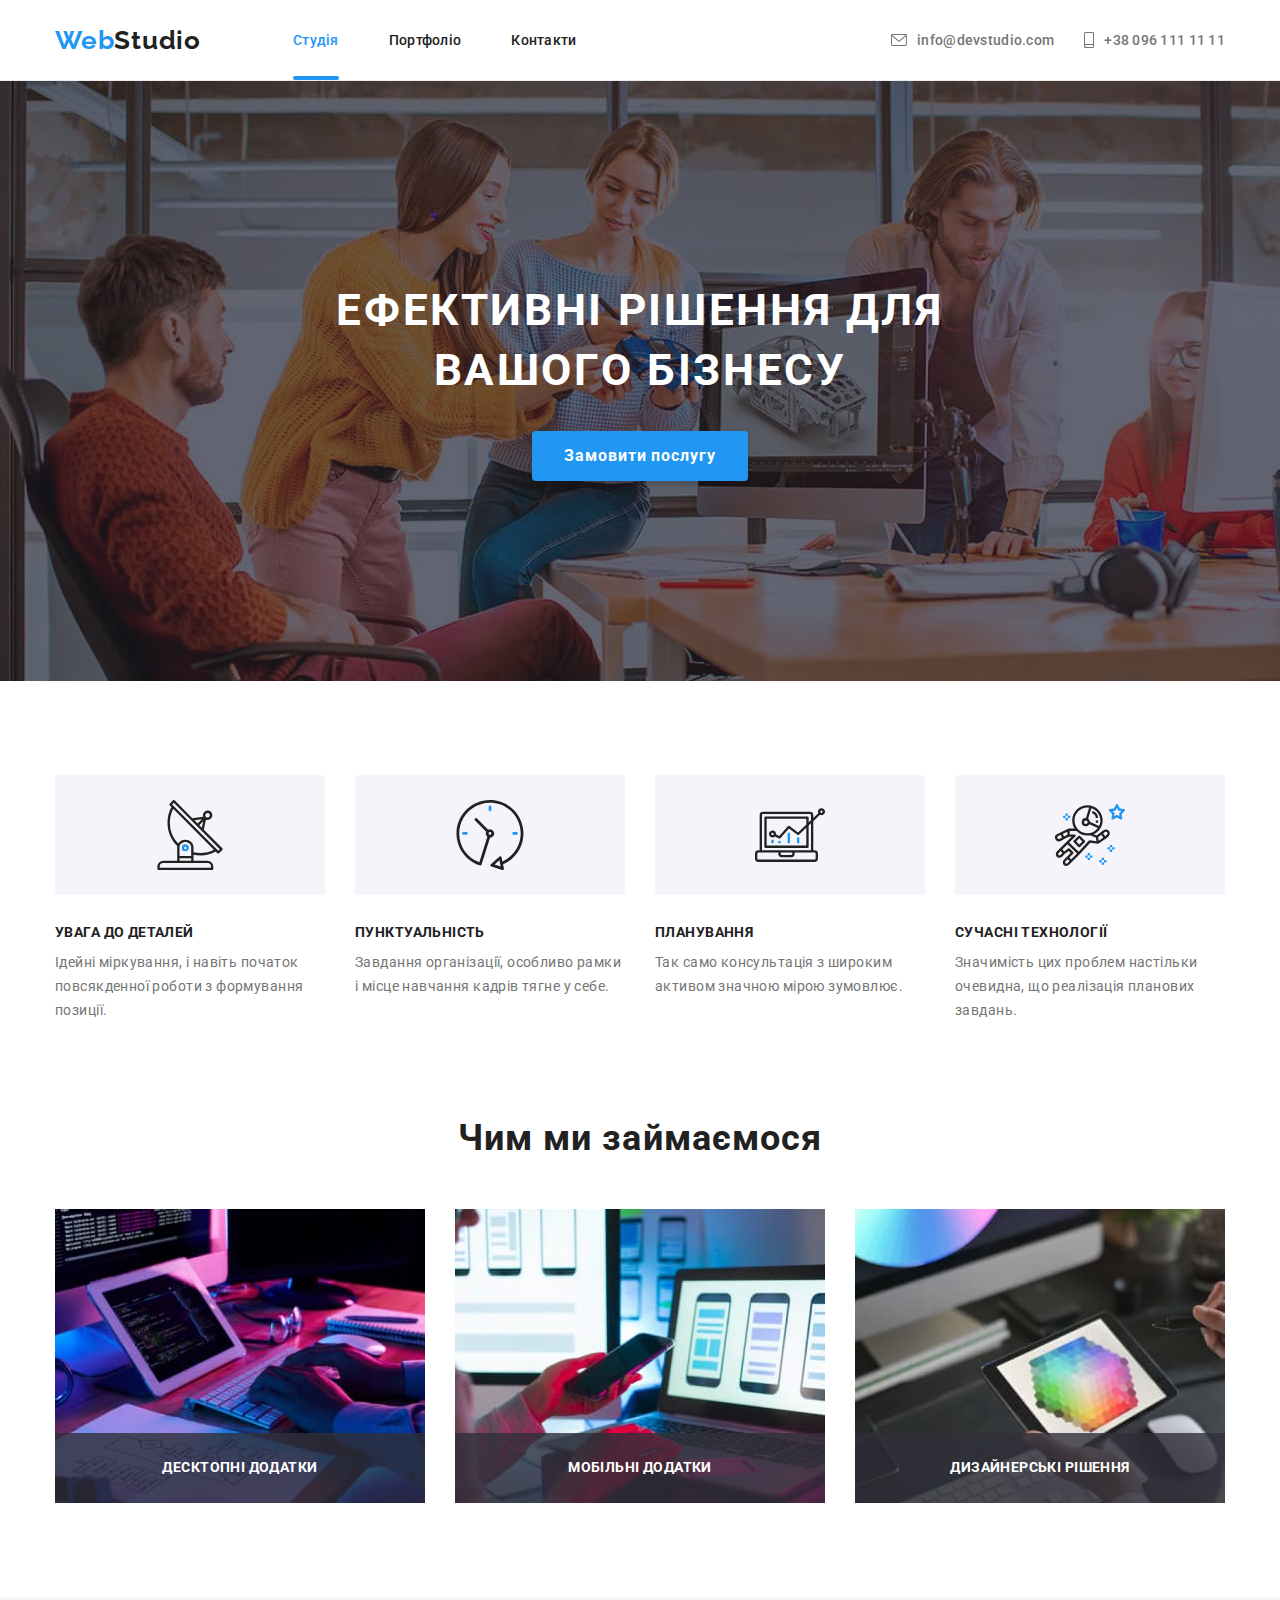
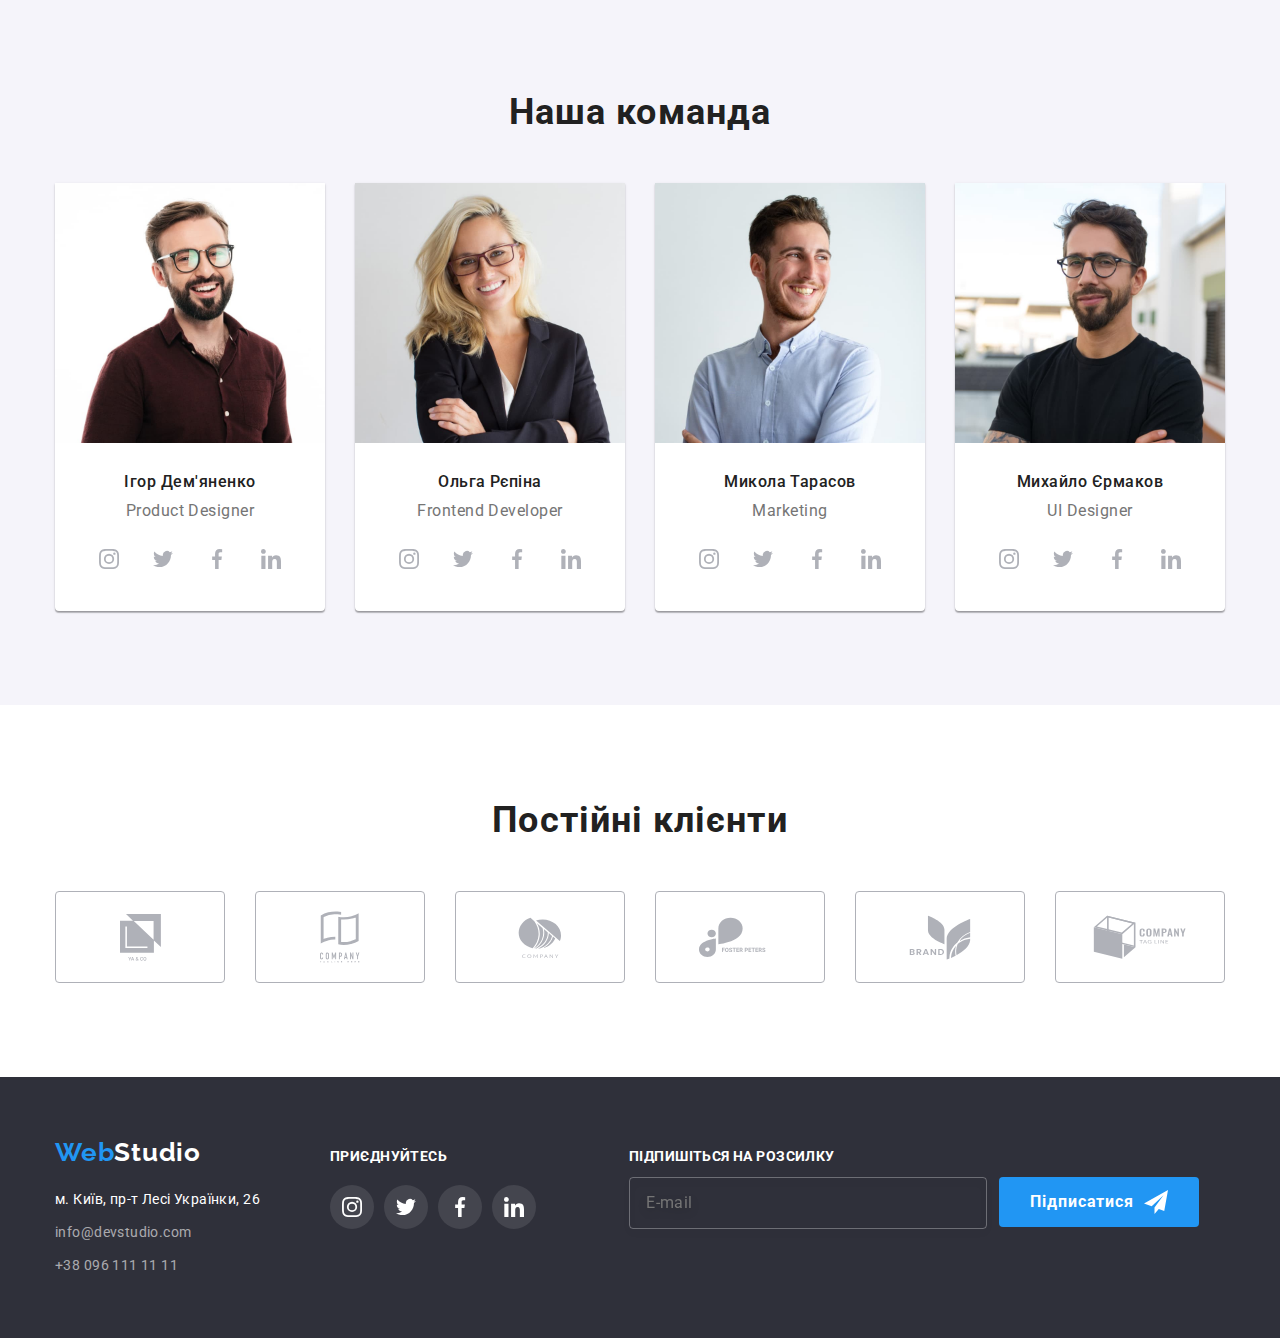
<file: index.html>
<!DOCTYPE html>
<html lang="uk">
  <head>
    <meta charset="UTF-8" />
    <meta http-equiv="X-UA-Compatible" content="IE=edge" />
    <meta name="viewport" content="width=device-width, initial-scale=1.0" />
    <title>Студія</title>
    <link rel="preconnect" href="https://fonts.googleapis.com" />
    <link rel="preconnect" href="https://fonts.gstatic.com" crossorigin />
    <link
      href="https://fonts.googleapis.com/css2?family=Raleway:wght@700&family=Roboto:wght@400;500;700;900&display=swap"
      rel="stylesheet"
    />
    <link
      rel="stylesheet"
      href="https://cdnjs.cloudflare.com/ajax/libs/modern-normalize/1.1.0/modern-normalize.min.css"
    />

    <link rel="stylesheet" href="./css/main.min.css" />
  </head>

  <body>
    <!-- Site navigation -->
    <header class="header">
      <div class="container header__container">
        <nav class="header__nav">
          <a href="./index.html" class="logo">Web<span class="logo__black">Studio</span></a>
          <ul class="site-nav">
            <li class="item"><a class="link current" href="./index.html">Студія</a></li>
            <li class="item"><a class="link" href="./portfolio.html">Портфоліо</a></li>
            <li class="item"><a class="link" href="#">Контакти</a></li>
          </ul>
        </nav>
        <!-- Authorization -->
        <ul class="auth-nav">
          <li class="item">
            <a class="link" href="mailto:info@devstudio.com">
              <svg class="icon-envelope">
                <use href="./images/icons.svg#icon-envelope"></use>
              </svg>
              info@devstudio.com</a
            >
          </li>
          <li class="item">
            <a class="link" href="tel:+380961111111">
              <svg class="icon-smartphone">
                <use href="./images/icons.svg#icon-smartphone"></use>
              </svg>
              +38 096 111 11 11</a
            >
          </li>
        </ul>
      </div>
    </header>
    <main>
      <!-- ГЕРОЙ -->
      <section class="hero">
        <div class="hero__container container">
          <h1 class="hero__title">Ефективні рішення для вашого бізнесу</h1>
          <button class="btn" data-modal-open type="button">Замовити послугу</button>
        </div>
      </section>
      <section class="benefits section">
        <div class="container">
          <h2 hidden>Наші переваги</h2>
          <ul class="benefits__details">
            <li class="benefits__item">
              <div class="benefits__background">
                <svg class="benefits__icon">
                  <use href="./images/icons.svg#icon-antenna"></use>
                </svg>
              </div>
              <h3 class="benefits__title">УВАГА ДО ДЕТАЛЕЙ</h3>
              <p class="benefits__paragraph">
                Ідейні міркування, і навіть початок повсякденної роботи з формування позиції.
              </p>
            </li>
            <li class="benefits__item">
              <div class="benefits__background">
                <svg class="benefits__icon">
                  <use href="./images/icons.svg#icon-clock"></use>
                </svg>
              </div>
              <h3 class="benefits__title">ПУНКТУАЛЬНІСТЬ</h3>
              <p class="benefits__paragraph">
                Завдання організації, особливо рамки і місце навчання кадрів тягне у себе.
              </p>
            </li>
            <li class="benefits__item">
              <div class="benefits__background">
                <svg class="benefits__icon">
                  <use href="./images/icons.svg#icon-diagram"></use>
                </svg>
              </div>
              <h3 class="benefits__title">ПЛАНУВАННЯ</h3>
              <p class="benefits__paragraph">
                Так само консультація з широким активом значною мірою зумовлює.
              </p>
            </li>
            <li class="benefits__item">
              <div class="benefits__background">
                <svg class="benefits__icon">
                  <use href="./images/icons.svg#icon-astronaut"></use>
                </svg>
              </div>
              <h3 class="benefits__title">СУЧАСНІ ТЕХНОЛОГІЇ</h3>
              <p class="benefits__paragraph">
                Значимість цих проблем настільки очевидна, що реалізація планових завдань.
              </p>
            </li>
          </ul>
        </div>
      </section>
      <section class="work section no-padding">
        <div class="container">
          <h2 class="work__crew">Чим ми займаємося</h2>
          <ul class="work__images">
            <li class="work__items">
              <img src="images/box1.jpg" alt="руки на ноутбуці" width="370" />
              <div class="work__description">
                <p class="work__desktop">Десктопні додатки</p>
              </div>
            </li>

            <li class="work__items">
              <img src="images/box2.jpg" alt="смартфон на ноутбук" width="370" />
              <div class="work__description">
                <p class="work__desktop">Мобільні додатки</p>
              </div>
            </li>
            <li class="work__items">
              <img src="images/box3.jpg" alt="руки та планшет" width="370" />
              <div class="work__description">
                <p class="work__desktop">Дизайнерські рішення</p>
              </div>
            </li>
          </ul>
        </div>
      </section>
      <section class="team section">
        <div class="container">
          <h2 class="team__crew">Наша команда</h2>
          <ul class="team__members">
            <li class="team__person">
              <img src="images/img4.jpg" alt="Ігор Дем'яненко" width="270" />
              <div class="team__person--padding">
                <h3 class="team__name">Ігор Дем'яненко</h3>
                <p class="team__rank">Product Designer</p>
                <ul class="team__social-links">
                  <li class="team__social-item">
                    <a
                      class="team__social-link"
                      href=""
                      rel="noopener noreferrer nofollow"
                      target="_blank"
                      aria-label="Посилання на Instagram"
                    >
                      <svg class="team__social-icon">
                        <use href="./images/icons.svg#icon-instagram"></use>
                      </svg>
                    </a>
                  </li>
                  <li class="team__social-item">
                    <a
                      class="team__social-link"
                      href=""
                      rel="noopener noreferrer nofollow"
                      target="_blank"
                      aria-label="Посилання на Twitter"
                    >
                      <svg class="team__social-icon">
                        <use href="./images/icons.svg#icon-twitter"></use>
                      </svg>
                    </a>
                  </li>
                  <li class="team__social-item">
                    <a
                      class="team__social-link"
                      href=""
                      rel="noopener noreferrer nofollow"
                      target="_blank"
                      aria-label="Посилання на Facebook"
                    >
                      <svg class="team__social-icon">
                        <use href="./images/icons.svg#icon-facebook"></use>
                      </svg>
                    </a>
                  </li>
                  <li class="team__social-item">
                    <a
                      class="team__social-link"
                      href=""
                      rel="noopener noreferrer nofollow"
                      target="_blank"
                      aria-label="Посилання на Linkedin"
                    >
                      <svg class="team__social-icon">
                        <use href="./images/icons.svg#icon-linkedin"></use>
                      </svg>
                    </a>
                  </li>
                </ul>
              </div>
            </li>
            <li class="team__person">
              <img src="images/img1.jpg" alt="Ольга Рєпіна" width="270" />
              <div class="team__person--padding">
                <h3 class="team__name">Ольга Рєпіна</h3>
                <p class="team__rank">Frontend Developer</p>
                <ul class="team__social-links">
                  <li class="team__social-item">
                    <a
                      class="team__social-link"
                      href=""
                      rel="noopener noreferrer nofollow"
                      target="_blank"
                      aria-label="Посилання на Instagram"
                    >
                      <svg class="team__social-icon">
                        <use href="./images/icons.svg#icon-instagram"></use>
                      </svg>
                    </a>
                  </li>
                  <li class="team__social-item">
                    <a
                      class="team__social-link"
                      href=""
                      rel="noopener noreferrer nofollow"
                      target="_blank"
                      aria-label="Посилання на Twitter"
                    >
                      <svg class="team__social-icon">
                        <use href="./images/icons.svg#icon-twitter"></use>
                      </svg>
                    </a>
                  </li>
                  <li class="team__social-item">
                    <a
                      class="team__social-link"
                      href=""
                      rel="noopener noreferrer nofollow"
                      target="_blank"
                      aria-label="Посилання на Tacebook"
                    >
                      <svg class="team__social-icon">
                        <use href="./images/icons.svg#icon-facebook"></use>
                      </svg>
                    </a>
                  </li>
                  <li class="team__social-item">
                    <a
                      class="team__social-link"
                      href=""
                      rel="noopener noreferrer nofollow"
                      target="_blank"
                      aria-label="Посилання на Linkedin"
                    >
                      <svg class="team__social-icon">
                        <use href="./images/icons.svg#icon-linkedin"></use>
                      </svg>
                    </a>
                  </li>
                </ul>
              </div>
            </li>
            <li class="team__person">
              <img src="images/img2.jpg" alt="Микола Тарасов" width="270" />
              <div class="team__person--padding">
                <h3 class="team__name">Микола Тарасов</h3>
                <p class="team__rank">Marketing</p>
                <ul class="team__social-links">
                  <li class="team__social-item">
                    <a
                      class="team__social-link"
                      href=""
                      rel="noopener noreferrer nofollow"
                      target="_blank"
                      aria-label="Посилання на Instagram"
                    >
                      <svg class="team__social-icon">
                        <use href="./images/icons.svg#icon-instagram"></use>
                      </svg>
                    </a>
                  </li>
                  <li class="team__social-item">
                    <a
                      class="team__social-link"
                      href=""
                      rel="noopener noreferrer nofollow"
                      target="_blank"
                      aria-label="Посилання на Twitter"
                    >
                      <svg class="team__social-icon">
                        <use href="./images/icons.svg#icon-twitter"></use>
                      </svg>
                    </a>
                  </li>
                  <li class="team__social-item">
                    <a
                      class="team__social-link"
                      href=""
                      rel="noopener noreferrer nofollow"
                      target="_blank"
                      aria-label="Посилання на Facebook"
                    >
                      <svg class="team__social-icon">
                        <use href="./images/icons.svg#icon-facebook"></use>
                      </svg>
                    </a>
                  </li>
                  <li class="team__social-item">
                    <a
                      class="team__social-link"
                      href=""
                      rel="noopener noreferrer nofollow"
                      target="_blank"
                      aria-label="Посилання на Linkedin"
                    >
                      <svg class="team__social-icon">
                        <use href="./images/icons.svg#icon-linkedin"></use>
                      </svg>
                    </a>
                  </li>
                </ul>
              </div>
            </li>
            <li class="team__person">
              <img src="images/img3.jpg" alt="Михайло Єрмаков" width="270" />
              <div class="team__person--padding">
                <h3 class="team__name">Михайло Єрмаков</h3>
                <p class="team__rank">UI Designer</p>
                <ul class="team__social-links">
                  <li class="team__social-item">
                    <a
                      class="team__social-link"
                      href=""
                      rel="noopener noreferrer nofollow"
                      target="_blank"
                      aria-label="Посилання на Instagram"
                    >
                      <svg class="team__social-icon">
                        <use href="./images/icons.svg#icon-instagram"></use>
                      </svg>
                    </a>
                  </li>
                  <li class="team__social-item">
                    <a
                      class="team__social-link"
                      href=""
                      rel="noopener noreferrer nofollow"
                      target="_blank"
                      aria-label="Посилання на Twitter"
                    >
                      <svg class="team__social-icon">
                        <use href="./images/icons.svg#icon-twitter"></use>
                      </svg>
                    </a>
                  </li>
                  <li class="team__social-item">
                    <a
                      class="team__social-link"
                      href=""
                      rel="noopener noreferrer nofollow"
                      target="_blank"
                      aria-label="Посилання на Facebook"
                    >
                      <svg class="team__social-icon">
                        <use href="./images/icons.svg#icon-facebook"></use>
                      </svg>
                    </a>
                  </li>
                  <li class="team__social-item">
                    <a
                      class="team__social-link"
                      href=""
                      rel="noopener noreferrer nofollow"
                      target="_blank"
                      aria-label="Посилання на Linkedin"
                    >
                      <svg class="team__social-icon">
                        <use href="./images/icons.svg#icon-linkedin"></use>
                      </svg>
                    </a>
                  </li>
                </ul>
              </div>
            </li>
          </ul>
        </div>
      </section>
      <section class="partners section">
        <div class="container">
          <h2 class="partners__title">Постійні клієнти</h2>
          <ul class="partners__list">
            <li>
              <a
                href=""
                class="partners__link"
                rel="noopener noreferrer nofollow"
                target="_blank"
                aria-label="Посилання на Компанія-1"
              >
                <svg class="partners__icon" width="41" height="47">
                  <use href="./images/icons.svg#icon-group1"></use>
                </svg>
              </a>
            </li>
            <li>
              <a
                href=""
                class="partners__link"
                rel="noopener noreferrer nofollow"
                target="_blank"
                aria-label="Посилання на Компанія-2"
              >
                <svg class="partners__icon" width="40" height="52">
                  <use href="./images/icons.svg#icon-group2"></use>
                </svg>
              </a>
            </li>
            <li>
              <a
                href=""
                class="partners__link"
                rel="noopener noreferrer nofollow"
                target="_blank"
                aria-label="Посилання на Компанія-3"
              >
                <svg class="partners__icon" width="43.5" height="41.2">
                  <use href="./images/icons.svg#icon-group3"></use>
                </svg>
              </a>
            </li>
            <li>
              <a
                href=""
                class="partners__link"
                rel="noopener noreferrer nofollow"
                target="_blank"
                aria-label="Посилання на Компанія-4"
              >
                <svg class="partners__icon" width="84.4" height="40.6">
                  <use href="./images/icons.svg#icon-group4"></use>
                </svg>
              </a>
            </li>
            <li>
              <a
                href=""
                class="partners__link"
                rel="noopener noreferrer nofollow"
                target="_blank"
                aria-label="Посилання на Компанія-5"
              >
                <svg class="partners__icon" width="62.5" height="45.4">
                  <use href="./images/icons.svg#icon-group5"></use>
                </svg>
              </a>
            </li>
            <li>
              <a
                href=""
                class="partners__link"
                rel="noopener noreferrer nofollow"
                target="_blank"
                aria-label="Посилання на Linkedin"
              >
                <svg class="partners__icon" width="93.8" height="44">
                  <use href="./images/icons.svg#icon-group6"></use>
                </svg>
              </a>
            </li>
          </ul>
        </div>
      </section>
      <!-- MODAL -->
      <div class="backdrop is-hidden" data-modal>
        <div class="modal">
          <button data-modal-close class="close">
            <svg class="icon-close">
              <use href="./images/icons.svg#icon-close"></use>
            </svg>
          </button>
          <form class="registration-modal" name="registration-modal">
            <strong class="modal-title">Залиште свої дані, ми вам передзвонимо</strong>
            <div class="group-modal" role="group">
              <label class="field-modal" for="username"
                ><span class="label-modal">Ім'я</span>
                <input class="input-modal" type="text" id="username" name="username" />
                <svg class="icon-modal" width="18" height="18">
                  <use href="./images/icons.svg#icon-user"></use>
                </svg>
              </label>
              <label class="field-modal">
                <span class="label-modal">Телефон</span>
                <input class="input-modal" type="tel" name="telephone" />
                <svg class="icon-modal" width="18" height="18">
                  <use href="./images/icons.svg#icon-telephone"></use>
                </svg>
              </label>

              <label class="field-modal">
                <span class="label-modal">Пошта</span>
                <input class="input-modal" type="email" name="modal-email" />
                <svg class="icon-modal" width="18" height="18">
                  <use href="./images/icons.svg#icon-email"></use>
                </svg>
              </label>

              <label class="field-modal"
                ><span class="label-modal">Коментар</span>
                <textarea
                  class="comment-modal"
                  name="comment"
                  rows="5"
                  placeholder="Введіть текст"
                ></textarea>
              </label>
            </div>
            <label class="agree-modal">
              <input class="checkbox-modal" type="checkbox" name="checkbox" />
              <svg class="checkbox-icon" width="16" height="15">
                <use class="icon-true-check" href="./images/icons.svg#icon-true-check"></use>
                <use class="icon-no-check" href="./images/icons.svg#icon-no-check"></use>
              </svg>
              <span class="text-agree"
                >Погоджуюся з розсилкою та приймаю
                <a class="text-agree-link" href="">Умови договору</a></span
              >
            </label>
            <button class="modal-btn" type="submit">Відправити</button>
          </form>
        </div>
      </div>
    </main>
    <!--  Footer  -->
    <footer class="footer">
      <div class="container wrapper">
        <div class="address-frapper">
          <a class="logo" href="./index.html">Web<span class="logo__white">Studio</span></a>
          <address class="footer-address">
            <ul class="contacts">
              <!-- Adress -->
              <li class="adress-item">
                <a
                  class="city"
                  href="https://goo.gl/maps/CPtrU1FHBa2aNyZL9"
                  target="_blank"
                  rel="noopener noreferrer nofollow"
                  >м. Київ, пр-т Лесі Українки, 26</a
                >
              </li>
              <!-- Mail -->
              <li class="adress-item">
                <a class="mail" href="mailto:info@devstudio.com">info@devstudio.com</a>
              </li>
              <li class="adress-item">
                <a class="phone" href="tel:+380961111111">+38 096 111 11 11</a>
              </li>
            </ul>
          </address>
        </div>

        <div class="join">
          <h2 class="join-title">Приєднуйтесь</h2>
          <ul class="footer-social-links">
            <li class="social-item">
              <a class="social-link-footer" href="">
                <svg class="social-icon-footer">
                  <use href="./images/icons.svg#icon-instagram"></use>
                </svg>
              </a>
            </li>
            <li class="social-item">
              <a class="social-link-footer" href="">
                <svg class="social-icon-footer">
                  <use href="./images/icons.svg#icon-twitter"></use>
                </svg>
              </a>
            </li>
            <li class="social-item">
              <a class="social-link-footer" href="">
                <svg class="social-icon-footer">
                  <use href="./images/icons.svg#icon-facebook"></use>
                </svg>
              </a>
            </li>
            <li class="social-item">
              <a class="social-link-footer" href="">
                <svg class="social-icon-footer">
                  <use href="./images/icons.svg#icon-linkedin"></use>
                </svg>
              </a>
            </li>
          </ul>
        </div>

        <!-- FORM -->
        <div class="subscribe-footer">
          <h2 class="subscribe">Підпишіться на розсилку</h2>
          <form class="signup-form" name="signup-form">
            <label>
              <input type="email" name="E-mail" placeholder="E-mail" class="window-mail" />
            </label>
            <button type="submit" class="subscribe-btn">
              Підписатися
              <svg class="icon-fly">
                <use href="./images/icons.svg#icon-fly"></use>
              </svg>
            </button>
          </form>
        </div>
      </div>
    </footer>
    <script src="./js/modal.js"></script>
  </body>
</html>
</file>
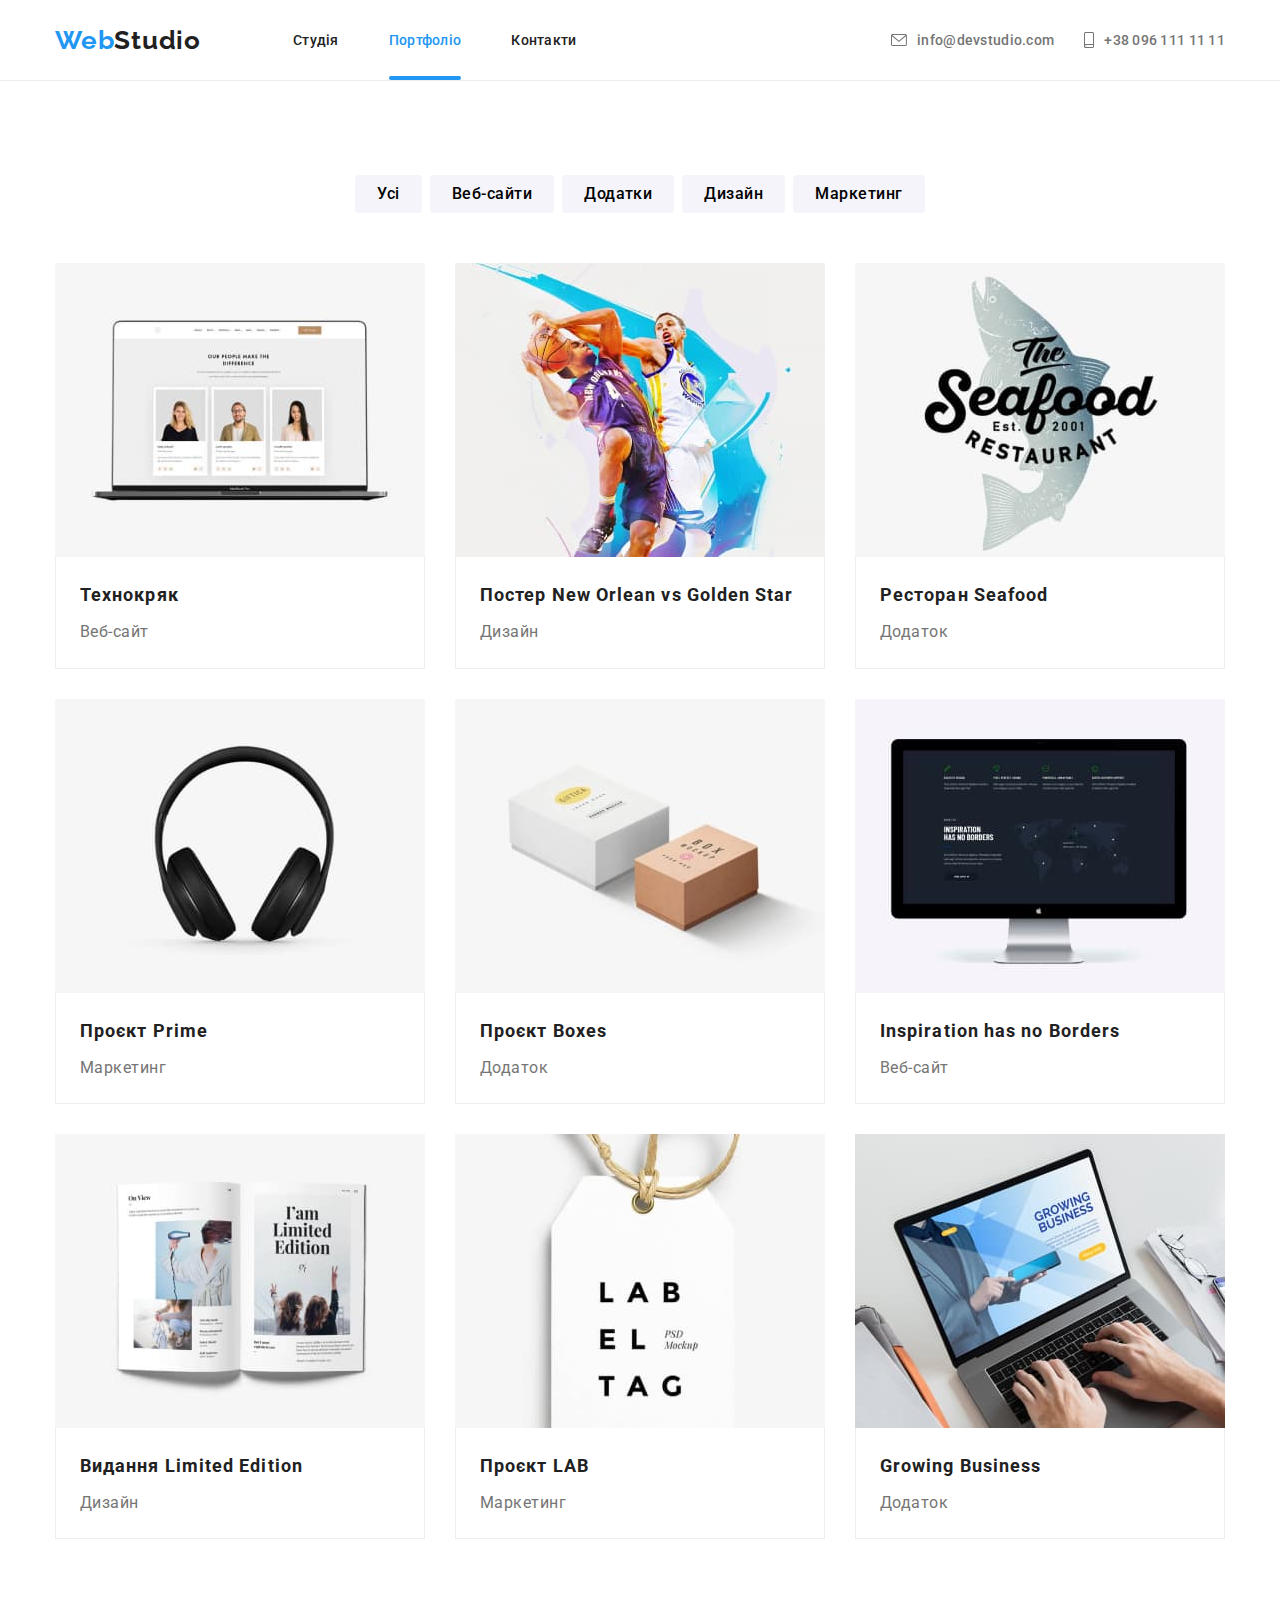
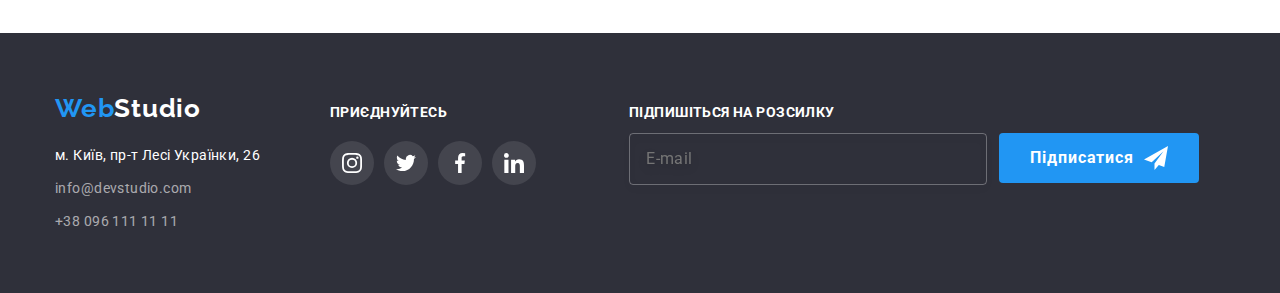
<file: portfolio.html>
<!DOCTYPE html>
<html lang="uk">
  <head>
    <meta charset="UTF-8" />
    <meta http-equiv="X-UA-Compatible" content="IE=edge" />
    <meta name="viewport" content="width=device-width, initial-scale=1.0" />
    <title>Портфоліо</title>
    <link rel="preconnect" href="https://fonts.googleapis.com" />
    <link rel="preconnect" href="https://fonts.gstatic.com" crossorigin />
    <link
      href="https://fonts.googleapis.com/css2?family=Raleway:wght@700&family=Roboto:wght@400;500;700;900&display=swap"
      rel="stylesheet"
    />
    <link
      rel="stylesheet"
      href="https://cdnjs.cloudflare.com/ajax/libs/modern-normalize/1.1.0/modern-normalize.min.css"
    />

    <link rel="stylesheet" href="./css/main.min.css" />
  </head>
  <body>
    <!-- Site navigation -->
    <header class="header">
      <div class="container header__container">
        <nav class="header__nav">
          <a href="./index.html" class="logo">Web<span class="logo__black">Studio</span></a>
          <ul class="site-nav">
            <li class="item"><a class="link" href="./index.html">Студія</a></li>
            <li class="item"><a class="link current" href="./portfolio.html">Портфоліо</a></li>
            <li class="item"><a class="link" href="#">Контакти</a></li>
          </ul>
        </nav>
        <!-- Authorization -->
        <ul class="auth-nav">
          <li class="item">
            <a class="link" href="mailto:info@devstudio.com">
              <svg class="icon-envelope">
                <use href="./images/icons.svg#icon-envelope"></use>
              </svg>
              info@devstudio.com</a
            >
          </li>
          <li class="item">
            <a class="link" href="tel:+380961111111">
              <svg class="icon-smartphone">
                <use href="./images/icons.svg#icon-smartphone"></use>
              </svg>
              +38 096 111 11 11</a
            >
          </li>
        </ul>
      </div>
    </header>
    <!-- Filter -->
    <main>
      <section class="section">
        <div class="container">
          <h1 hidden>Перелік матеріалів</h1>
          <ul class="button">
            <li><button type="button" class="headline">Усі</button></li>
            <li><button type="button" class="headline">Веб-сайти</button></li>
            <li><button type="button" class="headline">Додатки</button></li>
            <li><button type="button" class="headline">Дизайн</button></li>
            <li><button type="button" class="headline">Маркетинг</button></li>
          </ul>

          <!-- Section -->
          <ul class="section-title">
            <li class="section-list">
              <a href="" class="portfolio-link">
                <div class="section-opacity">
                  <img src="./images/img-portfolio1.jpg" alt="ноутбук із зображенням" />
                  <p class="opacity">
                    Ресурс пропонує комплексні пропозиції з різним рівнем функціоналу та сервісів.
                    Все це дозволить відвідувачу отримати вичерпні відомості про компанію чи
                    приватну особу.
                  </p>
                </div>
                <div class="description">
                  <h2 class="caption">Технокряк</h2>
                  <p class="article">Веб-сайт</p>
                </div>
              </a>
            </li>
            <li class="section-list">
              <a href="" class="portfolio-link">
                <div class="section-opacity">
                  <img src="./images/img-portfolio2.jpg" alt="гравці в баскетбол" />
                  <p class="opacity">
                    Ресурс пропонує комплексні пропозиції з різним рівнем функціоналу та сервісів.
                    Все це дозволить відвідувачу отримати вичерпні відомості про компанію чи
                    приватну особу.
                  </p>
                </div>
                <div class="description">
                  <h2 class="caption">Постер New Orlean vs Golden Star</h2>
                  <p class="article">Дизайн</p>
                </div>
              </a>
            </li>
            <li class="section-list">
              <a href="" class="portfolio-link">
                <div class="section-opacity">
                  <img src="./images/img-portfolio3.jpg" alt="риба з написом" width="370" />
                  <p class="opacity">
                    Ресурс пропонує комплексні пропозиції з різним рівнем функціоналу та сервісів.
                    Все це дозволить відвідувачу отримати вичерпні відомості про компанію чи
                    приватну особу.
                  </p>
                </div>
                <div class="description">
                  <h2 class="caption">Ресторан Seafood</h2>
                  <p class="article">Додаток</p>
                </div>
              </a>
            </li>
            <li class="section-list">
              <a href="" class="portfolio-link">
                <div class="section-opacity">
                  <img src="./images/img-portfolio4.jpg" alt="навушники" width="370" />
                  <p class="opacity">
                    Ресурс пропонує комплексні пропозиції з різним рівнем функціоналу та сервісів.
                    Все це дозволить відвідувачу отримати вичерпні відомості про компанію чи
                    приватну особу.
                  </p>
                </div>
                <div class="description">
                  <h2 class="caption">Проєкт Prime</h2>
                  <p class="article">Маркетинг</p>
                </div>
              </a>
            </li>
            <li class="section-list">
              <a href="" class="portfolio-link">
                <div class="section-opacity">
                  <img src="./images/img-portfolio5.jpg" alt="коробки" width="370" />
                  <p class="opacity">
                    Ресурс пропонує комплексні пропозиції з різним рівнем функціоналу та сервісів.
                    Все це дозволить відвідувачу отримати вичерпні відомості про компанію чи
                    приватну особу.
                  </p>
                </div>
                <div class="description">
                  <h2 class="caption">Проєкт Boxes</h2>
                  <p class="article">Додаток</p>
                </div>
              </a>
            </li>
            <li class="section-list">
              <a href="" class="portfolio-link">
                <div class="section-opacity">
                  <img src="./images/img-portfolio6.jpg" alt="монітор" width="370" />
                  <p class="opacity">
                    Ресурс пропонує комплексні пропозиції з різним рівнем функціоналу та сервісів.
                    Все це дозволить відвідувачу отримати вичерпні відомості про компанію чи
                    приватну особу.
                  </p>
                </div>
                <div class="description">
                  <h2 class="caption">Inspiration has no Borders</h2>
                  <p class="article">Веб-сайт</p>
                </div>
              </a>
            </li>
            <li class="section-list">
              <a href="" class="portfolio-link">
                <div class="section-opacity">
                  <img src="./images/img-portfolio7.jpg" alt="відкрита книга" width="370" />
                  <p class="opacity">
                    Ресурс пропонує комплексні пропозиції з різним рівнем функціоналу та сервісів.
                    Все це дозволить відвідувачу отримати вичерпні відомості про компанію чи
                    приватну особу.
                  </p>
                </div>
                <div class="description">
                  <h2 class="caption">Видання Limited Edition</h2>
                  <p class="article">Дизайн</p>
                </div>
              </a>
            </li>
            <li class="section-list">
              <a href="" class="portfolio-link">
                <div class="section-opacity">
                  <img src="./images/img-portfolio8.jpg" alt="бейджик" width="370" />
                  <p class="opacity">
                    Ресурс пропонує комплексні пропозиції з різним рівнем функціоналу та сервісів.
                    Все це дозволить відвідувачу отримати вичерпні відомості про компанію чи
                    приватну особу.
                  </p>
                </div>
                <div class="description">
                  <h2 class="caption">Проєкт LAB</h2>
                  <p class="article">Маркетинг</p>
                </div>
              </a>
            </li>
            <li class="section-list">
              <a href="" class="portfolio-link">
                <div class="section-opacity">
                  <img src="./images/img-portfolio9.jpg" alt="руки на ноутбуці" width="370" />
                  <p class="opacity">
                    Ресурс пропонує комплексні пропозиції з різним рівнем функціоналу та сервісів.
                    Все це дозволить відвідувачу отримати вичерпні відомості про компанію чи
                    приватну особу.
                  </p>
                </div>
                <div class="description">
                  <h2 class="caption">Growing Business</h2>
                  <p class="article">Додаток</p>
                </div>
              </a>
            </li>
          </ul>
        </div>
      </section>
    </main>

    <!--  Footer  -->
    <footer class="footer">
      <div class="container wrapper">
        <div class="address-frapper">
          <a class="logo" href="./index.html">Web<span class="logo__white">Studio</span></a>
          <address class="footer-address">
            <ul class="contacts">
              <!-- Adress -->
              <li class="adress-item">
                <a
                  class="city"
                  href="https://goo.gl/maps/CPtrU1FHBa2aNyZL9"
                  target="_blank"
                  rel="noopener noreferrer nofollow"
                  >м. Київ, пр-т Лесі Українки, 26</a
                >
              </li>
              <!-- Mail -->
              <li class="adress-item">
                <a class="mail" href="mailto:info@devstudio.com">info@devstudio.com</a>
              </li>
              <li class="adress-item">
                <a class="phone" href="tel:+380961111111">+38 096 111 11 11</a>
              </li>
            </ul>
          </address>
        </div>

        <div class="join">
          <h2 class="join-title">Приєднуйтесь</h2>
          <ul class="footer-social-links">
            <li class="social-item">
              <a class="social-link-footer" href="">
                <svg class="social-icon-footer">
                  <use href="./images/icons.svg#icon-instagram"></use>
                </svg>
              </a>
            </li>
            <li class="social-item">
              <a class="social-link-footer" href="">
                <svg class="social-icon-footer">
                  <use href="./images/icons.svg#icon-twitter"></use>
                </svg>
              </a>
            </li>
            <li class="social-item">
              <a class="social-link-footer" href="">
                <svg class="social-icon-footer">
                  <use href="./images/icons.svg#icon-facebook"></use>
                </svg>
              </a>
            </li>
            <li class="social-item">
              <a class="social-link-footer" href="">
                <svg class="social-icon-footer">
                  <use href="./images/icons.svg#icon-linkedin"></use>
                </svg>
              </a>
            </li>
          </ul>
        </div>

        <!-- FORM -->
        <div class="subscribe-footer">
          <h2 class="subscribe">Підпишіться на розсилку</h2>
          <form class="signup-form" name="signup-form">
            <label>
              <input type="email" name="E-mail" placeholder="E-mail" class="window-mail" />
            </label>
            <button type="submit" class="subscribe-btn">
              Підписатися
              <svg class="icon-fly">
                <use href="./images/icons.svg#icon-fly"></use>
              </svg>
            </button>
          </form>
        </div>
      </div>
    </footer>
  </body>
</html>
</file>
<file: css/main.min.css>
h1,h2,h3,p,ul{margin:0;padding:0}li{list-style:none}a{text-decoration:none;color:currentColor}img{display:block}.section{padding:94px 0}.container{width:1200px;padding-left:15px;padding-right:15px;margin-left:auto;margin-right:auto}.header{border-bottom:1px solid #ececec}.header__container,.header__nav{display:-webkit-box;display:-ms-flexbox;display:flex;-webkit-box-align:center;-ms-flex-align:center;align-items:center}.logo{font-family:Raleway,sans-serif;font-weight:700;font-size:26px;line-height:1.19;letter-spacing:.03em;color:var(--accent-color)}.logo__black{color:#212121}.logo__white{color:#fff}.site-nav{display:-webkit-box;display:-ms-flexbox;display:flex;margin-left:92px}.site-nav .item:not(:last-child){margin-right:50px}.site-nav .current{color:var(--accent-color)}.site-nav .link{display:block;font-weight:500;font-size:14px;line-height:1.17;letter-spacing:.02em;padding:32px 0;-webkit-transition:250ms color cubic-bezier(0.4, 0, 0.2, 1);transition:250ms color cubic-bezier(0.4, 0, 0.2, 1);position:relative}.site-nav .link:hover,.site-nav .link:focus{color:var(--accent-color)}.site-nav .link::after{content:"";display:block;width:100%;height:4px;background-color:var(--accent-color);border-radius:2px;position:absolute;left:0;bottom:0;-webkit-transform:scaleX(0);transform:scaleX(0);-webkit-transition:250ms -webkit-transform cubic-bezier(0.4, 0, 0.2, 1);transition:250ms -webkit-transform cubic-bezier(0.4, 0, 0.2, 1);transition:250ms transform cubic-bezier(0.4, 0, 0.2, 1);transition:250ms transform cubic-bezier(0.4, 0, 0.2, 1), 250ms -webkit-transform cubic-bezier(0.4, 0, 0.2, 1)}.site-nav .link.current::after{-webkit-transform:scaleX(1);transform:scaleX(1)}.site-nav .link:hover::after{-webkit-transform:scaleX(1);transform:scaleX(1)}.auth-nav{display:-webkit-box;display:-ms-flexbox;display:flex;gap:30px;margin-left:auto;-webkit-box-align:center;-ms-flex-align:center;align-items:center}.auth-nav .link{display:-webkit-box;display:-ms-flexbox;display:flex;-webkit-box-align:center;-ms-flex-align:center;align-items:center;color:var(--title-text-color);font-weight:500;font-size:14px;line-height:1.17;letter-spacing:.02em;-webkit-transition:250ms color cubic-bezier(0.4, 0, 0.2, 1);transition:250ms color cubic-bezier(0.4, 0, 0.2, 1)}.auth-nav .link:hover,.auth-nav .link:focus{color:var(--accent-color)}.icon-envelope{width:16px;height:12px;margin-right:10px;fill:currentColor;-webkit-transition:250ms fill cubic-bezier(0.4, 0, 0.2, 1);transition:250ms fill cubic-bezier(0.4, 0, 0.2, 1)}.icon-envelope:hover,.icon-envelope:focus{fill:var(--accent-color)}.icon-smartphone{width:10px;height:16px;margin-right:10px;fill:currentColor;-webkit-transition:250ms fill cubic-bezier(0.4, 0, 0.2, 1);transition:250ms fill cubic-bezier(0.4, 0, 0.2, 1)}.icon-smartphone:hover,.icon-smartphone:focus{fill:var(--accent-color)}.btn{background-color:var(--accent-color);color:var(--primary-white-color);cursor:pointer;font-family:inherit;font-weight:700;font-size:16px;line-height:1.88;letter-spacing:.06em;border-radius:4px;border:none;padding:10px 32px;margin-top:30px;-webkit-box-shadow:0px 4px 4px rgba(0,0,0,.15);box-shadow:0px 4px 4px rgba(0,0,0,.15);-webkit-transition:250ms background-color cubic-bezier(0.4, 0, 0.2, 1),250ms -webkit-box-shadow cubic-bezier(0.4, 0, 0.2, 1);transition:250ms background-color cubic-bezier(0.4, 0, 0.2, 1),250ms -webkit-box-shadow cubic-bezier(0.4, 0, 0.2, 1);transition:250ms box-shadow cubic-bezier(0.4, 0, 0.2, 1),250ms background-color cubic-bezier(0.4, 0, 0.2, 1);transition:250ms box-shadow cubic-bezier(0.4, 0, 0.2, 1),250ms background-color cubic-bezier(0.4, 0, 0.2, 1),250ms -webkit-box-shadow cubic-bezier(0.4, 0, 0.2, 1)}.btn:hover,.btn:focus{background-color:#188ce8;-webkit-box-shadow:0px 4px 4px rgba(0,0,0,.15);box-shadow:0px 4px 4px rgba(0,0,0,.15)}.button{font-family:inherit;margin-bottom:50px;display:-webkit-box;display:-ms-flexbox;display:flex;gap:8px;-webkit-box-pack:center;-ms-flex-pack:center;justify-content:center}.headline:hover,.headline:focus{color:var(--primary-white-color);background-color:var(--accent-color);cursor:pointer;border-radius:4px;border:none;-webkit-box-shadow:0px 3px 1px rgba(0,0,0,.1),0px 1px 2px rgba(0,0,0,.08),0px 2px 2px rgba(0,0,0,.12);box-shadow:0px 3px 1px rgba(0,0,0,.1),0px 1px 2px rgba(0,0,0,.08),0px 2px 2px rgba(0,0,0,.12)}.headline{font-size:16px;font-weight:500;line-height:1.63;padding:6px 22px;border:none;border-radius:4px;letter-spacing:.03em;background-color:#f5f4fa;-webkit-transition:250ms background-color cubic-bezier(0.4, 0, 0.2, 1),250ms color cubic-bezier(0.4, 0, 0.2, 1),250ms -webkit-box-shadow cubic-bezier(0.4, 0, 0.2, 1);transition:250ms background-color cubic-bezier(0.4, 0, 0.2, 1),250ms color cubic-bezier(0.4, 0, 0.2, 1),250ms -webkit-box-shadow cubic-bezier(0.4, 0, 0.2, 1);transition:250ms background-color cubic-bezier(0.4, 0, 0.2, 1),250ms color cubic-bezier(0.4, 0, 0.2, 1),250ms box-shadow cubic-bezier(0.4, 0, 0.2, 1);transition:250ms background-color cubic-bezier(0.4, 0, 0.2, 1),250ms color cubic-bezier(0.4, 0, 0.2, 1),250ms box-shadow cubic-bezier(0.4, 0, 0.2, 1),250ms -webkit-box-shadow cubic-bezier(0.4, 0, 0.2, 1)}.modal-btn{display:-webkit-box;display:-ms-flexbox;display:flex;font-weight:700;font-size:16px;line-height:1.88;letter-spacing:.06em;padding:10px 52px;margin:auto;color:var(--primary-white-color);background:var(--accent-color);border-radius:4px;border:none;-webkit-box-shadow:0px 4px 4px rgba(0,0,0,.15);box-shadow:0px 4px 4px rgba(0,0,0,.15);-webkit-transition:250ms background-color cubic-bezier(0.4, 0, 0.2, 1),250ms -webkit-box-shadow cubic-bezier(0.4, 0, 0.2, 1);transition:250ms background-color cubic-bezier(0.4, 0, 0.2, 1),250ms -webkit-box-shadow cubic-bezier(0.4, 0, 0.2, 1);transition:250ms box-shadow cubic-bezier(0.4, 0, 0.2, 1),250ms background-color cubic-bezier(0.4, 0, 0.2, 1);transition:250ms box-shadow cubic-bezier(0.4, 0, 0.2, 1),250ms background-color cubic-bezier(0.4, 0, 0.2, 1),250ms -webkit-box-shadow cubic-bezier(0.4, 0, 0.2, 1);cursor:pointer}.modal-btn:hover,.modal-btn:focus{-webkit-box-shadow:0px 4px 4px rgba(0,0,0,.15);box-shadow:0px 4px 4px rgba(0,0,0,.15);background-color:#188ce8}.close{width:30px;height:30px;position:absolute;top:8px;right:8px;background:#fff;border:1px solid rgba(0,0,0,.1);border-radius:50%;cursor:pointer}.icon-close{fill:#000;width:11px;height:11px;-webkit-transition:250ms fill cubic-bezier(0.4, 0, 0.2, 1);transition:250ms fill cubic-bezier(0.4, 0, 0.2, 1)}.close:hover .icon-close,.close:focus .icon-close{fill:var(--accent-color)}.subscribe-btn{display:-webkit-box;display:-ms-flexbox;display:flex;width:200px;height:50px;-webkit-box-align:center;-ms-flex-align:center;align-items:center;-webkit-box-pack:center;-ms-flex-pack:center;justify-content:center;gap:10px;background-color:var(--accent-color);color:var(--primary-white-color);border-radius:4px;font-weight:700;line-height:1.88;letter-spacing:.06em;cursor:pointer;border:none;-webkit-transition:250ms background-color cubic-bezier(0.4, 0, 0.2, 1),250ms -webkit-box-shadow cubic-bezier(0.4, 0, 0.2, 1);transition:250ms background-color cubic-bezier(0.4, 0, 0.2, 1),250ms -webkit-box-shadow cubic-bezier(0.4, 0, 0.2, 1);transition:250ms box-shadow cubic-bezier(0.4, 0, 0.2, 1),250ms background-color cubic-bezier(0.4, 0, 0.2, 1);transition:250ms box-shadow cubic-bezier(0.4, 0, 0.2, 1),250ms background-color cubic-bezier(0.4, 0, 0.2, 1),250ms -webkit-box-shadow cubic-bezier(0.4, 0, 0.2, 1)}.subscribe-btn:hover,.subscribe-btn:focus{background-color:#188ce8;-webkit-box-shadow:0px 4px 4px rgba(0,0,0,.15);box-shadow:0px 4px 4px rgba(0,0,0,.15)}.modal-title{display:block;font-size:20px;line-height:1.15;text-align:center;letter-spacing:.03em;color:var(--primary-text-color);margin-bottom:12px}.group-modal{margin-bottom:20px}.field-modal{display:block;position:relative}.field-modal:not(:last-child){margin-bottom:10px}.label-modal{display:block;margin-bottom:4px;font-size:12px;line-height:1.17;letter-spacing:.01em;color:var(--title-text-color)}.input-modal{width:100%;height:40px;padding-left:42px;padding-right:42px;border:1px solid rgba(33,33,33,.2);border-radius:4px;-webkit-transition:250ms border-color cubic-bezier(0.4, 0, 0.2, 1);transition:250ms border-color cubic-bezier(0.4, 0, 0.2, 1)}.input-modal:focus{border-color:var(--accent-color);outline:none}.icon-modal{-webkit-transition:250ms fill cubic-bezier(0.4, 0, 0.2, 1);transition:250ms fill cubic-bezier(0.4, 0, 0.2, 1)}.input-modal:focus+.icon-modal{fill:var(--accent-color)}.icon-modal{position:absolute;left:12px;bottom:11px}.comment-modal{padding:12px 16px;width:100%;height:120px;font-size:12px;line-height:1.17;letter-spacing:.01em;resize:none;border-radius:4px;border:1px solid rgba(33,33,33,.2);-webkit-transition:250ms border-color cubic-bezier(0.4, 0, 0.2, 1);transition:250ms border-color cubic-bezier(0.4, 0, 0.2, 1)}.comment-modal:focus{border-color:var(--accent-color);outline:none}.comment-modal::-webkit-input-placeholder{font-size:12px;line-height:1.17;letter-spacing:.01em;color:rgba(117,117,117,.5)}.comment-modal::-moz-placeholder{font-size:12px;line-height:1.17;letter-spacing:.01em;color:rgba(117,117,117,.5)}.comment-modal:-ms-input-placeholder{font-size:12px;line-height:1.17;letter-spacing:.01em;color:rgba(117,117,117,.5)}.comment-modal::-ms-input-placeholder{font-size:12px;line-height:1.17;letter-spacing:.01em;color:rgba(117,117,117,.5)}.comment-modal::placeholder{font-size:12px;line-height:1.17;letter-spacing:.01em;color:rgba(117,117,117,.5)}.agree-modal{display:-webkit-box;display:-ms-flexbox;display:flex;-webkit-box-align:center;-ms-flex-align:center;align-items:center;-webkit-box-pack:center;-ms-flex-pack:center;justify-content:center;gap:7px;margin-bottom:30px}.checkbox-modal{position:absolute;-webkit-transform:scale(0);transform:scale(0);opacity:0}.icon-true-check{opacity:0;-webkit-transition:opacity 150ms cubic-bezier(0.4, 0, 0.2, 1);transition:opacity 150ms cubic-bezier(0.4, 0, 0.2, 1)}.checkbox-modal:checked+.checkbox-icon .icon-true-check{opacity:1}.icon-no-check{opacity:1;-webkit-transition:opacity 150ms cubic-bezier(0.4, 0, 0.2, 1);transition:opacity 150ms cubic-bezier(0.4, 0, 0.2, 1)}.checkbox-modal:checked+.checkbox-icon .icon-no-check{opacity:0}.text-agree{font-size:14px;line-height:1.71;letter-spacing:.03em;color:var(--title-text-color);-webkit-user-select:none;-moz-user-select:none;-ms-user-select:none;user-select:none}.text-agree-link{-webkit-text-decoration-line:underline;text-decoration-line:underline;text-underline-position:under;color:var(--accent-color)}.subscribe-footer{margin-left:93px}.signup-form{display:-webkit-box;display:-ms-flexbox;display:flex;-ms-flex-line-pack:center;align-content:center;-webkit-box-pack:center;-ms-flex-pack:center;justify-content:center;gap:12px}.icon-fly{width:24px;height:24px;fill:var(--primary-white-color)}.subscribe{font-size:14px;line-height:1.14;letter-spacing:.03em;text-transform:uppercase;color:var(--primary-white-color);margin-bottom:12px}.window-mail{font-weight:400;font-size:16px;line-height:1.25;letter-spacing:.03em;background-color:rgba(0,0,0,0);padding:15px 16px;color:rgba(255,255,255,.6);border:1px solid rgba(255,255,255,.3);-webkit-filter:drop-shadow(0px 4px 4px rgba(0, 0, 0, 0.15));filter:drop-shadow(0px 4px 4px rgba(0, 0, 0, 0.15));border-radius:4px;width:358px;-webkit-transition:250ms border-color cubic-bezier(0.4, 0, 0.2, 1);transition:250ms border-color cubic-bezier(0.4, 0, 0.2, 1)}.window-mail:focus{border-color:var(--accent-color);outline:none}.team__social-icon{width:20px;height:20px;fill:#afb1b8;-webkit-transition:250ms fill cubic-bezier(0.4, 0, 0.2, 1);transition:250ms fill cubic-bezier(0.4, 0, 0.2, 1)}.team__social-link:hover .team__social-icon,.team__social-link:focus .team__social-icon{fill:var(--primary-white-color)}.team__social-link{display:-webkit-box;display:-ms-flexbox;display:flex;width:44px;height:44px;border-radius:50%;-webkit-box-align:center;-ms-flex-align:center;align-items:center;-webkit-box-pack:center;-ms-flex-pack:center;justify-content:center;-webkit-transition:250ms background-color cubic-bezier(0.4, 0, 0.2, 1);transition:250ms background-color cubic-bezier(0.4, 0, 0.2, 1)}.team__social-link:hover,.team__social-link:focus{background-color:var(--accent-color)}.footer-social-links{display:-webkit-box;display:-ms-flexbox;display:flex;gap:10px;margin-top:20px;-webkit-box-pack:justify;-ms-flex-pack:justify;justify-content:space-between}.social-link-footer{display:block;width:44px;height:44px;border:none;border-radius:50%;background-color:rgba(255,255,255,.1);-webkit-transition:250ms background-color cubic-bezier(0.4, 0, 0.2, 1);transition:250ms background-color cubic-bezier(0.4, 0, 0.2, 1)}.social-link-footer:hover,.social-link-footer:focus{background-color:var(--accent-color)}.social-icon-footer{fill:#fff;width:20px;height:20px;margin:12px}.backdrop{position:fixed;top:0;left:0;width:100%;height:100%;background-color:rgba(0,0,0,.2);opacity:1;-webkit-transition:opacity 250ms cubic-bezier(0.4, 0, 0.2, 1);transition:opacity 250ms cubic-bezier(0.4, 0, 0.2, 1)}.backdrop.is-hidden{opacity:0;pointer-events:none}.backdrop.is-hidden .modal{-webkit-transform:translate(-50%, -50%) scale(0.5);transform:translate(-50%, -50%) scale(0.5)}.modal{position:absolute;top:50%;left:50%;width:528px;min-height:581px;padding:40px;background:#fff;-webkit-box-shadow:0px 1px 3px rgba(0,0,0,.12),0px 1px 1px rgba(0,0,0,.14),0px 2px 1px rgba(0,0,0,.2);box-shadow:0px 1px 3px rgba(0,0,0,.12),0px 1px 1px rgba(0,0,0,.14),0px 2px 1px rgba(0,0,0,.2);border-radius:4px;-webkit-transform:translate(-50%, -50%) scale(1);transform:translate(-50%, -50%) scale(1);-webkit-transition:250ms -webkit-transform cubic-bezier(0.4, 0, 0.2, 1);transition:250ms -webkit-transform cubic-bezier(0.4, 0, 0.2, 1);transition:250ms transform cubic-bezier(0.4, 0, 0.2, 1);transition:250ms transform cubic-bezier(0.4, 0, 0.2, 1), 250ms -webkit-transform cubic-bezier(0.4, 0, 0.2, 1)}.hero{text-align:center;background-color:#2f303a;background-image:-webkit-gradient(linear, left top, right top, from(rgba(47, 48, 58, 0.4)), to(rgba(47, 48, 58, 0.4))),url("../images/hero.jpg");background-image:linear-gradient(to right, rgba(47, 48, 58, 0.4), rgba(47, 48, 58, 0.4)),url("../images/hero.jpg");padding:200px 0;max-width:1600px;height:600px;margin-left:auto;margin-right:auto}.hero__title{font-size:44px;line-height:1.36;text-transform:uppercase;color:var(--primary-white-color);margin-left:auto;margin-right:auto;letter-spacing:.06em;width:696px}.footer{background-color:#2f303a;padding:60px 0}.adress-item:not(:last-child){margin-bottom:9px}.footer-address{font-style:normal;margin-top:20px}.wrapper{display:-webkit-box;display:-ms-flexbox;display:flex;-webkit-box-align:baseline;-ms-flex-align:baseline;align-items:baseline}.join{margin-left:70px}.join-title{font-size:14px;line-height:1.14;letter-spacing:.03em;text-transform:uppercase;color:var(--primary-white-color)}.city{color:var(--primary-white-color);font-size:14px;line-height:1.71;letter-spacing:.03em}.mail,.phone{color:rgba(255,255,255,.6);letter-spacing:.03em;font-size:14px;line-height:1.71;letter-spacing:.03em;-webkit-transition:250ms color cubic-bezier(0.4, 0, 0.2, 1);transition:250ms color cubic-bezier(0.4, 0, 0.2, 1)}.mail:hover,.mail:focus{color:var(--accent-color)}.phone:hover,.phone:focus{color:var(--accent-color)}.benefits__details{display:-webkit-box;display:-ms-flexbox;display:flex}.benefits__item+.benefits__item{margin-left:30px}.benefits__item{width:270px}.benefits__title{font-size:14px;line-height:1.14;text-transform:uppercase;letter-spacing:.03em}.benefits__paragraph{font-size:14px;line-height:1.71;color:var(--title-text-color);margin-top:10px;letter-spacing:.03em}.benefits__icon{width:70px;height:70px}.benefits__background{width:270px;height:120px;background-color:#f5f4fa;border-radius:4px;margin-bottom:30px;display:-webkit-box;display:-ms-flexbox;display:flex;-webkit-box-pack:center;-ms-flex-pack:center;justify-content:center;-webkit-box-align:center;-ms-flex-align:center;align-items:center}.no-padding{padding-top:0}.work__images{display:-webkit-box;display:-ms-flexbox;display:flex;margin-top:50px;gap:30px}.work__desktop{display:-webkit-box;display:-ms-flexbox;display:flex;-webkit-box-align:center;-ms-flex-align:center;align-items:center;-webkit-box-pack:center;-ms-flex-pack:center;justify-content:center;width:370px;height:70px;font-size:14px;font-weight:700;line-height:1.14;letter-spacing:.03em;text-transform:uppercase;color:var(--primary-white-color);background-color:rgba(47,48,58,.8)}.work__description{position:absolute;bottom:0}.work__items{position:relative}.team{background-color:#f5f4fa}.team__members{display:-webkit-box;display:-ms-flexbox;display:flex;gap:30px}.team__person{text-align:center;background-color:var(--primary-white-color);-webkit-box-shadow:0px 1px 3px rgba(0,0,0,.12),0px 1px 1px rgba(0,0,0,.14),0px 2px 1px rgba(0,0,0,.2);box-shadow:0px 1px 3px rgba(0,0,0,.12),0px 1px 1px rgba(0,0,0,.14),0px 2px 1px rgba(0,0,0,.2);border-radius:0px 0px 4px 4px}.team__name{font-weight:500;font-size:16px;line-height:1.18;letter-spacing:.03em}.team__rank{color:var(--title-text-color);line-height:1.18;margin-top:10px;margin-bottom:16px;letter-spacing:.03em}.team__crew{margin-bottom:50px}.team__person--padding{padding:30px 10px}.team__social-links{display:-webkit-box;display:-ms-flexbox;display:flex;-webkit-box-pack:center;-ms-flex-pack:center;justify-content:center;gap:10px}.work__crew,.team__crew{font-size:36px;line-height:1.17;text-align:center;letter-spacing:.03em}.partners__title{font-size:36px;line-height:1.17;text-align:center;letter-spacing:.03em;color:var(--primary-text-color);margin-bottom:50px}.partners__list{display:-webkit-box;display:-ms-flexbox;display:flex;-webkit-box-align:center;-ms-flex-align:center;align-items:center;-webkit-box-pack:center;-ms-flex-pack:center;justify-content:center;gap:30px}.partners__link:hover,.partners__link:focus{border-color:var(--accent-color)}.partners__link:hover .partners__icon,.partners__link:focus .partners__icon{fill:var(--accent-color)}.partners__link{display:-webkit-box;display:-ms-flexbox;display:flex;width:170px;height:92px;border:1px solid #afb1b8;border-radius:4px;-webkit-box-align:center;-ms-flex-align:center;align-items:center;-webkit-box-pack:center;-ms-flex-pack:center;justify-content:center;-webkit-transition:250ms border-color cubic-bezier(0.4, 0, 0.2, 1);transition:250ms border-color cubic-bezier(0.4, 0, 0.2, 1)}.partners__icon{fill:#afb1b8;-webkit-transition:250ms fill cubic-bezier(0.4, 0, 0.2, 1);transition:250ms fill cubic-bezier(0.4, 0, 0.2, 1)}.section-list .caption{color:var(--primary-text-color);font-size:18px;line-height:2;letter-spacing:.06em;margin-bottom:4px}.section-title{display:-webkit-box;display:-ms-flexbox;display:flex;-ms-flex-wrap:wrap;flex-wrap:wrap;gap:30px}.section-list{width:370px}.portfolio-link{display:block;-webkit-transition:250ms -webkit-box-shadow cubic-bezier(0.4, 0, 0.2, 1);transition:250ms -webkit-box-shadow cubic-bezier(0.4, 0, 0.2, 1);transition:250ms box-shadow cubic-bezier(0.4, 0, 0.2, 1);transition:250ms box-shadow cubic-bezier(0.4, 0, 0.2, 1), 250ms -webkit-box-shadow cubic-bezier(0.4, 0, 0.2, 1)}.portfolio-link:hover,.portfolio-link:focus{-webkit-box-shadow:0px 1px 1px rgba(0,0,0,.12),0px 4px 4px rgba(0,0,0,.06),1px 4px 6px rgba(0,0,0,.16);box-shadow:0px 1px 1px rgba(0,0,0,.12),0px 4px 4px rgba(0,0,0,.06),1px 4px 6px rgba(0,0,0,.16)}.section-title .article{color:var(--title-text-color);font-size:16px;line-height:1.88;letter-spacing:.03em}.description{padding:20px 24px;border:1px solid #eee;border-top:none}.section-opacity{position:relative;overflow:hidden}.section-title .opacity{display:block;background-color:rgba(33,150,243,.9);width:100%;height:100%;position:absolute;padding:63px 24px;bottom:0;left:0;font-size:18px;line-height:1.56;letter-spacing:.03em;color:var(--primary-white-color);-webkit-transform:translateY(101%);transform:translateY(101%);-webkit-transition:250ms -webkit-transform cubic-bezier(0.4, 0, 0.2, 1);transition:250ms -webkit-transform cubic-bezier(0.4, 0, 0.2, 1);transition:250ms transform cubic-bezier(0.4, 0, 0.2, 1);transition:250ms transform cubic-bezier(0.4, 0, 0.2, 1), 250ms -webkit-transform cubic-bezier(0.4, 0, 0.2, 1)}.section-list:hover .opacity,.section-list:focus .opacity{-webkit-transform:translateY(0);transform:translateY(0)}:root{--primary-text-color: #212121;--title-text-color: #757575;--accent-color: #2196f3;--primary-white-color: #ffffff}body{font-family:Roboto,Raleway,sans-serif;color:var(--primary-text-color);background-color:var(--primary-white-color)}/*# sourceMappingURL=main.min.css.map */
</file>
